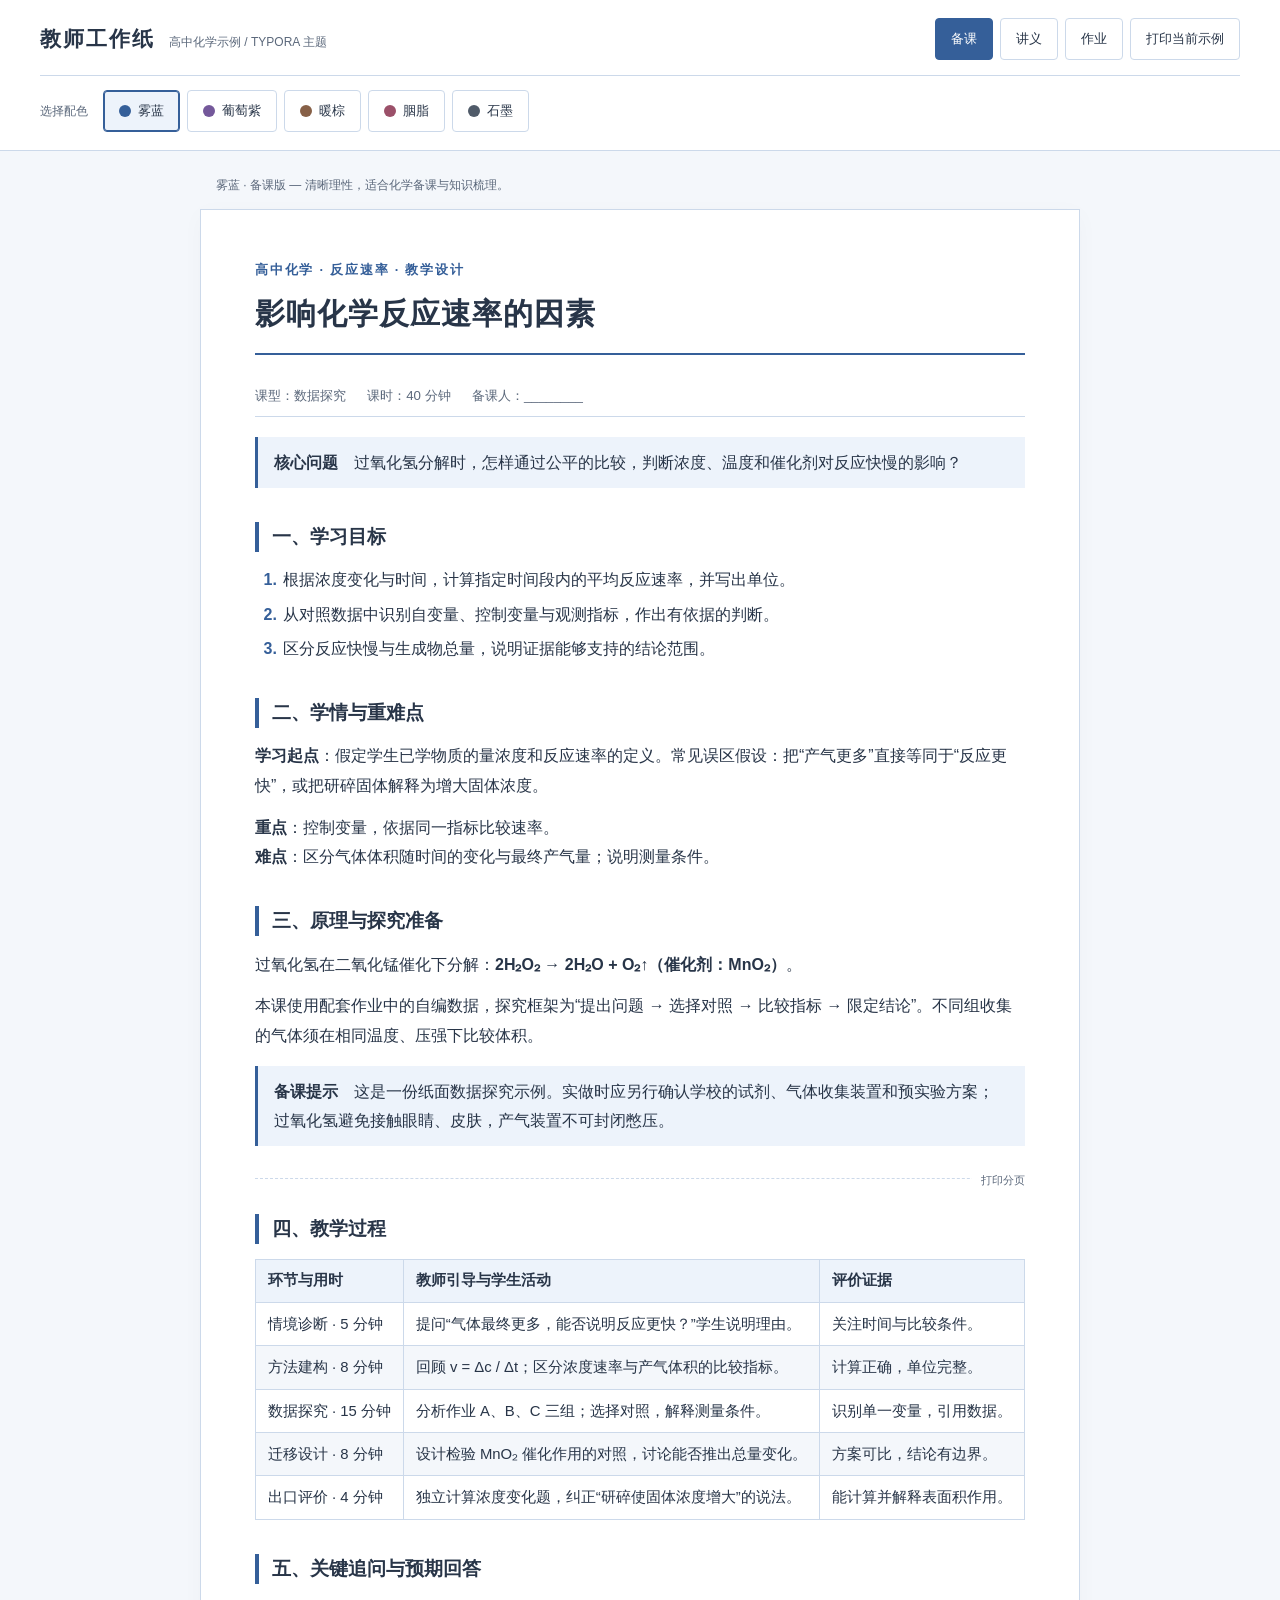
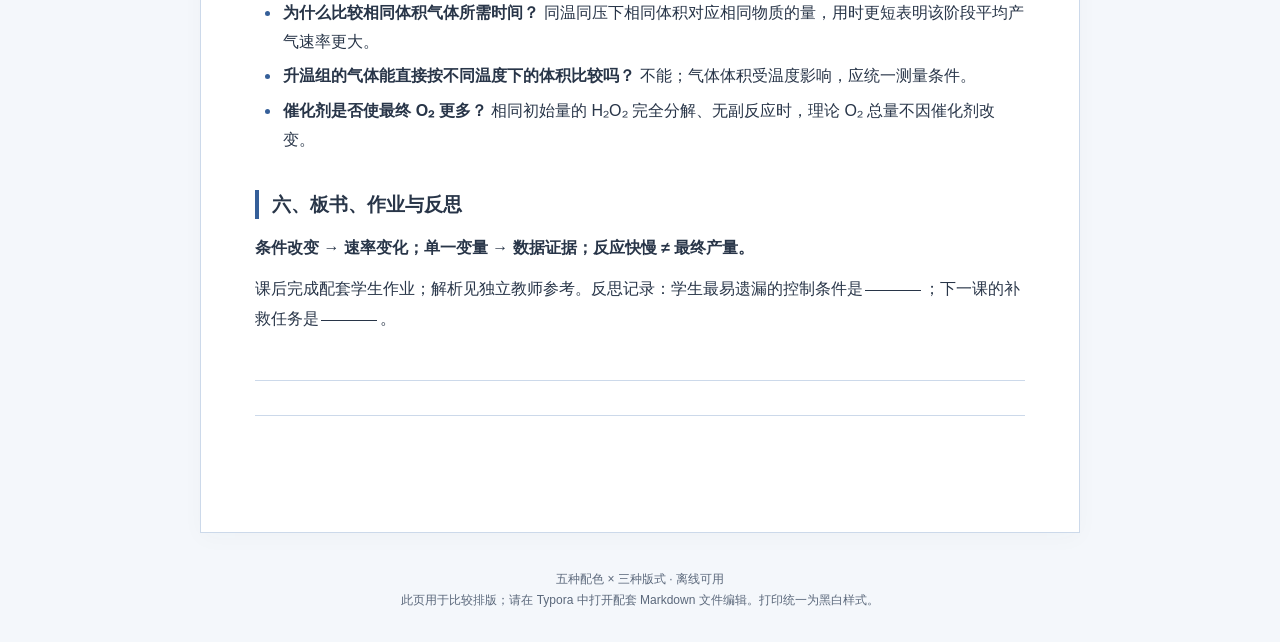
<file: index.html>
<!doctype html>
<html lang="zh-CN">
<head>
<meta charset="utf-8"><meta name="viewport" content="width=device-width,initial-scale=1">
<title>教师工作纸 · 五种配色</title>
<link id="theme" rel="stylesheet" href="themes/雾蓝备课.css">
<style>
body{margin:0;background:var(--qm-canvas)}
.preview-bar{position:sticky;top:0;z-index:10;background:#fff;border-bottom:1px solid var(--qm-rule);padding:18px 32px;font-family:"Microsoft YaHei",sans-serif}
.toolbar{display:flex;align-items:center;justify-content:space-between;gap:18px;max-width:1200px;margin:auto}
.brand{display:flex;align-items:baseline;gap:14px}.brand b{font-size:21px;letter-spacing:2px;color:var(--qm-ink)}.brand span{font-size:12px;color:var(--qm-muted)}
.controls,.palettes{display:flex;align-items:center;flex-wrap:wrap;gap:7px}
.palettes{max-width:1200px;margin:15px auto 0;padding-top:14px;border-top:1px solid var(--qm-rule)}
.palette-label{font-size:12px;color:var(--qm-muted);margin-right:8px}
button{font:inherit;font-size:13px;border:1px solid var(--qm-rule);color:var(--qm-ink);background:white;padding:8px 15px;cursor:pointer;border-radius:4px}
.controls button[aria-pressed=true]{background:var(--qm-accent);color:#fff;border-color:var(--qm-accent)}
.palettes button{display:flex;align-items:center;gap:7px}
.palettes button[aria-pressed=true]{border-color:var(--qm-accent);background:var(--qm-tint);box-shadow:inset 0 0 0 1px var(--qm-accent)}
.swatch{display:inline-block;width:12px;height:12px;border-radius:50%;background:var(--swatch)}
button:focus-visible{outline:2px solid var(--qm-accent);outline-offset:3px}
.preview-hint{max-width:880px;margin:24px auto 14px;padding:0 16px;box-sizing:border-box;font:12px/1.7 "Microsoft YaHei",sans-serif;color:var(--qm-muted)}
#write{background:#fff;margin-bottom:36px;border:1px solid var(--qm-rule);box-shadow:0 5px 22px #263c3a07}
.preview-footer{text-align:center;font:12px/1.8 "Microsoft YaHei",sans-serif;color:var(--qm-muted);padding:0 20px 30px}
@media(max-width:760px){.preview-bar{position:static;padding:16px}.toolbar{align-items:flex-start;flex-direction:column;gap:12px}.brand span{font-size:11px}.palettes{gap:6px}.palette-label{width:100%}.palettes button{padding:7px 11px}.preview-hint{margin-top:16px}#write{border-left:0;border-right:0}}
@media print{.preview-bar,.preview-hint,.preview-footer{display:none!important}body{background:#fff}#write{border:0;box-shadow:none;margin:0}}
</style>
</head>
<body>
<header class="preview-bar">
  <div class="toolbar"><div class="brand"><b>教师工作纸</b><span>高中化学示例 / TYPORA 主题</span></div>
  <nav class="controls" aria-label="文档类型"><button type="button" data-index="0" aria-pressed="true">备课</button><button type="button" data-index="1" aria-pressed="false">讲义</button><button type="button" data-index="2" aria-pressed="false">作业</button><button type="button" id="print">打印当前示例</button></nav></div>
  <nav class="palettes" aria-label="主题配色"><span class="palette-label">选择配色</span><button type="button" data-palette="0" aria-pressed="false"><span class="swatch" style="--swatch:#355f99" aria-hidden="true"></span>雾蓝</button><button type="button" data-palette="1" aria-pressed="false"><span class="swatch" style="--swatch:#74589a" aria-hidden="true"></span>葡萄紫</button><button type="button" data-palette="2" aria-pressed="false"><span class="swatch" style="--swatch:#876047" aria-hidden="true"></span>暖棕</button><button type="button" data-palette="3" aria-pressed="false"><span class="swatch" style="--swatch:#9b5069" aria-hidden="true"></span>胭脂</button><button type="button" data-palette="4" aria-pressed="false"><span class="swatch" style="--swatch:#505b69" aria-hidden="true"></span>石墨</button></nav>
</header>
<div class="preview-hint" id="hint" aria-live="polite"></div><main id="write"></main>
<footer class="preview-footer">五种配色 × 三种版式 · 离线可用<br>此页用于比较排版；请在 Typora 中打开配套 Markdown 文件编辑。打印统一为黑白样式。</footer>
<script>
const pages=["<div class=\"qm-kicker\">高中化学 · 反应速率 · 教学设计</div>\n\n<h1>影响化学反应速率的因素</h1>\n<div class=\"qm-meta\"><span>课型：数据探究</span><span>课时：40 分钟</span><span>备课人：________</span></div>\n\n<blockquote>\n<p><strong>核心问题</strong>　过氧化氢分解时，怎样通过公平的比较，判断浓度、温度和催化剂对反应快慢的影响？</p>\n</blockquote>\n<h2>一、学习目标</h2>\n<ol>\n<li>根据浓度变化与时间，计算指定时间段内的平均反应速率，并写出单位。</li>\n<li>从对照数据中识别自变量、控制变量与观测指标，作出有依据的判断。</li>\n<li>区分反应快慢与生成物总量，说明证据能够支持的结论范围。</li>\n</ol>\n<h2>二、学情与重难点</h2>\n<p><strong>学习起点</strong>：假定学生已学物质的量浓度和反应速率的定义。常见误区假设：把“产气更多”直接等同于“反应更快”，或把研碎固体解释为增大固体浓度。</p>\n<p><strong>重点</strong>：控制变量，依据同一指标比较速率。<br />\n<strong>难点</strong>：区分气体体积随时间的变化与最终产气量；说明测量条件。</p>\n<h2>三、原理与探究准备</h2>\n<p>过氧化氢在二氧化锰催化下分解：<strong>2H₂O₂ → 2H₂O + O₂↑（催化剂：MnO₂）</strong>。</p>\n<p>本课使用配套作业中的自编数据，探究框架为“提出问题 → 选择对照 → 比较指标 → 限定结论”。不同组收集的气体须在相同温度、压强下比较体积。</p>\n<blockquote>\n<p><strong>备课提示</strong>　这是一份纸面数据探究示例。实做时应另行确认学校的试剂、气体收集装置和预实验方案；过氧化氢避免接触眼睛、皮肤，产气装置不可封闭憋压。</p>\n</blockquote>\n<div class=\"qm-page-break\"></div>\n\n<h2>四、教学过程</h2>\n<table>\n<thead>\n<tr>\n<th>环节与用时</th>\n<th>教师引导与学生活动</th>\n<th>评价证据</th>\n</tr>\n</thead>\n<tbody>\n<tr>\n<td>情境诊断 · 5 分钟</td>\n<td>提问“气体最终更多，能否说明反应更快？”学生说明理由。</td>\n<td>关注时间与比较条件。</td>\n</tr>\n<tr>\n<td>方法建构 · 8 分钟</td>\n<td>回顾 v = Δc / Δt；区分浓度速率与产气体积的比较指标。</td>\n<td>计算正确，单位完整。</td>\n</tr>\n<tr>\n<td>数据探究 · 15 分钟</td>\n<td>分析作业 A、B、C 三组；选择对照，解释测量条件。</td>\n<td>识别单一变量，引用数据。</td>\n</tr>\n<tr>\n<td>迁移设计 · 8 分钟</td>\n<td>设计检验 MnO₂ 催化作用的对照，讨论能否推出总量变化。</td>\n<td>方案可比，结论有边界。</td>\n</tr>\n<tr>\n<td>出口评价 · 4 分钟</td>\n<td>独立计算浓度变化题，纠正“研碎使固体浓度增大”的说法。</td>\n<td>能计算并解释表面积作用。</td>\n</tr>\n</tbody>\n</table>\n<h2>五、关键追问与预期回答</h2>\n<ul>\n<li><strong>为什么比较相同体积气体所需时间？</strong> 同温同压下相同体积对应相同物质的量，用时更短表明该阶段平均产气速率更大。</li>\n<li><strong>升温组的气体能直接按不同温度下的体积比较吗？</strong> 不能；气体体积受温度影响，应统一测量条件。</li>\n<li><strong>催化剂是否使最终 O₂ 更多？</strong> 相同初始量的 H₂O₂ 完全分解、无副反应时，理论 O₂ 总量不因催化剂改变。</li>\n</ul>\n<h2>六、板书、作业与反思</h2>\n<p><strong>条件改变 → 速率变化；单一变量 → 数据证据；反应快慢 ≠ 最终产量。</strong></p>\n<p>课后完成配套学生作业；解析见独立教师参考。反思记录：学生最易遗漏的控制条件是<span class=\"qm-blank\">　　</span>；下一课的补救任务是<span class=\"qm-blank\">　　</span>。</p>\n<div class=\"qm-lines\"><div></div><div></div></div>", "<div class=\"qm-kicker\">高中化学 · 反应速率 · 学习讲义</div>\n\n<h1>从反应条件到数据证据</h1>\n<div class=\"qm-meta\"><span>主题：化学反应速率</span><span>班级：________</span><span>姓名：________</span></div>\n\n<blockquote>\n<p><strong>学习目标</strong>　会计算平均速率，会选择对照组，会区分反应快慢与生成物总量。</p>\n</blockquote>\n<h2>一、平均反应速率怎么表示</h2>\n<p>用反应物 A 表示：<strong>v(A) = [c₀(A) − cₜ(A)] / Δt</strong>，取正值；常用单位为 mol·L⁻¹·s⁻¹。它描述指定时间段的平均快慢。</p>\n<p><strong>例题</strong>：恒容溶液中，20 s 内 H₂O₂ 的浓度由 0.80 mol·L⁻¹ 降到 0.60 mol·L⁻¹，则 v(H₂O₂) = (0.80 − 0.60) / 20 = <strong>0.010 mol·L⁻¹·s⁻¹</strong>。</p>\n<h2>二、哪些条件会影响反应速率</h2>\n<table>\n<thead>\n<tr>\n<th>条件变化</th>\n<th>常见影响与适用说明</th>\n</tr>\n</thead>\n<tbody>\n<tr>\n<td>增大反应物浓度</td>\n<td>其他条件相同时，通常使反应速率增大。</td>\n</tr>\n<tr>\n<td>升高温度</td>\n<td>其他条件相同时，通常使反应速率增大。</td>\n</tr>\n<tr>\n<td>加入合适的催化剂</td>\n<td>可加快反应；催化剂的质量和化学性质在反应前后不变。</td>\n</tr>\n<tr>\n<td>增大固体接触面积</td>\n<td>对有固体参与的反应，研碎通常有利于加快反应；不是增大固体浓度。</td>\n</tr>\n</tbody>\n</table>\n<h2>三、怎样用产气数据比较</h2>\n<p>研究反应：<strong>2H₂O₂ → 2H₂O + O₂↑（催化剂：MnO₂）</strong>。</p>\n<p>可比较相同时间内收集的 O₂ 体积，或收集相同体积 O₂ 所需的时间。须保证气体的测量温度、压强一致，并控制漏气等干扰。</p>\n<blockquote>\n<p><strong>易错提醒</strong>　ΔV(O₂) / Δt 的单位可为 mL·s⁻¹，它是平均产气体积速率，不能直接写成 mol·L⁻¹·s⁻¹。短时产气较多，也不能直接推断最终产量较大。</p>\n</blockquote>\n<h2>四、当堂自检</h2>\n<p>相同量的 H₂O₂ 在有、无 MnO₂ 两种条件下均完全分解且无副反应。理论 O₂ 总量是否相同？哪些条件影响达到终点所需的时间？</p>\n<div class=\"qm-lines\"><div></div><div></div></div>", "<div class=\"qm-kicker\">高中化学 · 反应速率 · 学生作业 / 第 1 页</div>\n\n<h1>影响化学反应速率的因素</h1>\n<div class=\"qm-meta\"><span>班级：________</span><span>姓名：________</span><span>日期：____月____日</span><span>建议用时：20 分钟</span></div>\n\n<h2>一、基础巩固</h2>\n<p><strong>1. 单选。</strong> 下列说法正确的是（　　）。</p>\n<p>A. 催化剂总能增大反应完全进行后生成物的理论总量。<br />\nB. 其他条件相同时，升高温度通常能加快化学反应。<br />\nC. 将固体研碎能加快反应，是因为固体浓度增大。<br />\nD. 只要最终生成的气体更多，就能说明反应速率更大。</p>\n<p><strong>2. 计算。</strong> 恒容溶液中，H₂O₂ 的浓度在 20 s 内由 0.80 mol·L⁻¹ 降至 0.60 mol·L⁻¹。写出该时间段 v(H₂O₂) 的计算式、结果与单位。</p>\n<div class=\"qm-lines\"><div></div></div>\n\n<h2>二、控制变量与数据分析</h2>\n<p>研究 H₂O₂ 分解：2H₂O₂ → 2H₂O + O₂↑（催化剂：MnO₂）。各组初始溶液体积均为 20.0 mL；MnO₂ 的质量、颗粒大小及装置相同。<strong>下表为自编示例数据</strong>，气体体积均换算至相同温度、压强，忽略漏气和溶解损失。</p>\n<table>\n<thead>\n<tr>\n<th>组别</th>\n<th>初始 c(H₂O₂) / (mol·L⁻¹)</th>\n<th>反应温度 / ℃</th>\n<th>收集 20.0 mL O₂ 用时 / s</th>\n</tr>\n</thead>\n<tbody>\n<tr>\n<td>A</td>\n<td>0.50</td>\n<td>25</td>\n<td>60</td>\n</tr>\n<tr>\n<td>B</td>\n<td>1.00</td>\n<td>25</td>\n<td>30</td>\n</tr>\n<tr>\n<td>C</td>\n<td>0.50</td>\n<td>35</td>\n<td>40</td>\n</tr>\n</tbody>\n</table>\n<p><strong>3.</strong> 研究浓度影响应比较哪两组？这两组从开始至收集 20.0 mL O₂ 的平均产气体积速率之比是多少（按组别字母顺序）？</p>\n<div class=\"qm-lines\"><div></div><div></div></div>\n\n<p><strong>4.</strong> A、C 两组支持什么结论？能否仅据表中时间数据断言 C 组最终生成的 O₂ 更多？说明理由。</p>\n<div class=\"qm-lines\"><div></div><div></div></div>\n\n<div class=\"qm-page-break\"></div>\n\n<div class=\"qm-kicker\">高中化学 · 反应速率 · 学生作业 / 第 2 页</div>\n\n<h2>三、迁移：检验催化剂的作用</h2>\n<p><strong>5.</strong> 若要判断 MnO₂ 是否加快 H₂O₂ 分解，请设计有、无 MnO₂ 的对照方案。本题仅作纸面设计，实际操作另按教师确认的方案开展。</p>\n<table class=\"qm-planning\">\n<thead><tr><th>方案项目</th><th>我的设计</th></tr></thead>\n<tbody>\n<tr><td>自变量与对照设置</td><td></td></tr>\n<tr><td>至少三个控制条件</td><td></td></tr>\n<tr><td>观测指标与比较方法</td><td></td></tr>\n<tr><td>一种干扰及改进方法</td><td></td></tr>\n</tbody>\n</table>\n\n<p>补充说明：两组初始 H₂O₂ 的物质的量相同，最终均完全分解且无副反应。理论 O₂ 总量有何关系？请用化学方程式说明。</p>\n<div class=\"qm-answer\"></div>\n\n<h2>四、订正与自评</h2>\n<p><strong>我能做到</strong>：□ 写全速率单位　□ 选择有效对照　□ 区分快慢与总量</p>\n<p>本次的易错点与订正：</p>\n<div class=\"qm-lines\"><div></div><div></div></div>\n\n<p>教师反馈：</p>\n<div class=\"qm-lines\"><div></div></div>"];
const palettes=[{"name": "雾蓝", "accent": "#355f99", "ink": "#283548", "muted": "#5b687b", "tint": "#edf3fb", "rule": "#ccd9ea", "canvas": "#f4f7fb", "selection": "#d5e2f4", "description": "清晰理性，适合化学备课与知识梳理。"}, {"name": "葡萄紫", "accent": "#74589a", "ink": "#372d46", "muted": "#6c617b", "tint": "#f3eff8", "rule": "#ddd3e8", "canvas": "#f8f6fb", "selection": "#e3d8ef", "description": "柔和沉静，适合长时间阅读与讲义。"}, {"name": "暖棕", "accent": "#876047", "ink": "#44342a", "muted": "#786757", "tint": "#f7f0e8", "rule": "#e3d5c6", "canvas": "#faf7f2", "selection": "#ebddcc", "description": "温暖纸感，适合教案与教学反思。"}, {"name": "胭脂", "accent": "#9b5069", "ink": "#442e36", "muted": "#7a626c", "tint": "#fbf0f3", "rule": "#ebd3dc", "canvas": "#fcf7f8", "selection": "#f1d6e0", "description": "重点鲜明，适合例题、讲评与复习材料。"}, {"name": "石墨", "accent": "#505b69", "ink": "#303842", "muted": "#64707e", "tint": "#f0f3f6", "rule": "#d5dce4", "canvas": "#f6f7f9", "selection": "#dce3eb", "description": "简洁克制，适合作业、试题和正式文档。"}];
const modes=['备课','讲义','作业'];
let currentMode=0,currentPalette=0;
function select(mode=currentMode,palette=currentPalette){
  currentMode=mode;currentPalette=palette;
  document.getElementById('theme').href='themes/'+palettes[palette].name+modes[mode]+'.css';
  document.getElementById('write').innerHTML=pages[mode];
  document.getElementById('hint').textContent=palettes[palette].name+' · '+modes[mode]+'版 — '+palettes[palette].description;
  document.querySelectorAll('[data-index]').forEach(b=>b.setAttribute('aria-pressed',String(Number(b.dataset.index)===mode)));
  document.querySelectorAll('[data-palette]').forEach(b=>b.setAttribute('aria-pressed',String(Number(b.dataset.palette)===palette)));
}
document.querySelectorAll('[data-index]').forEach(b=>b.addEventListener('click',()=>select(Number(b.dataset.index))));
document.querySelectorAll('[data-palette]').forEach(b=>b.addEventListener('click',()=>select(currentMode,Number(b.dataset.palette))));
document.getElementById('print').addEventListener('click',()=>window.print());select();
</script>
</body></html>
</file>
<file: themes/雾蓝备课.css>
/* 教师工作纸 · 多配色 v1.1 | MIT License
 * 独立主题，无网络字体、图片或脚本依赖。
 * 自定义：优先修改下方 :root 中的 qm 变量。
 */
:root {
  --qm-paper: #ffffff;
  --qm-canvas: #f5f7f6;
  --qm-ink: #263c3a;
  --qm-muted: #586c67;
  --qm-accent: #24736b;
  --qm-tint: #edf5f2;
  --qm-rule: #cddad6;
  --qm-body: "Microsoft YaHei", "PingFang SC", "Noto Sans CJK SC", sans-serif;
  --qm-heading: "Microsoft YaHei UI", "PingFang SC", "Microsoft YaHei", sans-serif;
  --qm-mono: Consolas, "SFMono-Regular", monospace;
  --qm-size: 16px;
  --qm-leading: 1.85;
  --qm-paragraph: .75em;
  --qm-section: 1.8em;
  --qm-width: 880px;
  --qm-print-size: 10.5pt;
  --qm-print-leading: 1.65;
  --bg-color: var(--qm-paper);
  --text-color: var(--qm-ink);
  --primary-color: var(--qm-accent);
  --side-bar-bg-color: var(--qm-canvas);
  --control-text-color: var(--qm-muted);
  --active-file-bg-color: var(--qm-tint);
  --active-file-text-color: var(--qm-accent);
  --active-file-border-color: var(--qm-accent);
  --item-hover-bg-color: var(--qm-tint);
  --item-hover-text-color: var(--qm-ink);
  --select-text-bg-color: var(--qm-selection, #cde7dd);
  --select-text-font-color: var(--qm-ink);
  --window-border: 1px solid var(--qm-rule);
  --monospace: var(--qm-mono);
}
:root { --qm-size: 16px; --qm-leading: 1.85; --qm-section: 1.8em; }
:root { --qm-accent: #355f99; --qm-ink: #283548; --qm-muted: #5b687b; --qm-tint: #edf3fb; --qm-rule: #ccd9ea; --qm-canvas: #f4f7fb; --qm-selection: #d5e2f4; }
html { font-size: var(--qm-size); -webkit-font-smoothing: antialiased; }
body { font-family: var(--qm-body); color: var(--qm-ink); background: var(--qm-paper); line-height: var(--qm-leading); }
#write { box-sizing: border-box; max-width: var(--qm-width); margin: 0 auto; padding: 48px 54px 100px; font-size: var(--qm-size); line-height: var(--qm-leading); overflow-wrap: break-word; }
#write p { margin: var(--qm-paragraph) 0; }
#write h1, #write h2, #write h3, #write h4, #write h5, #write h6 { font-family: var(--qm-heading); font-weight: 700; line-height: 1.45; color: var(--qm-ink); break-after: avoid; page-break-after: avoid; }
#write h1 { font-size: 1.85em; letter-spacing: .035em; margin: .35em 0 .7em; padding: 0 0 .6em; border-bottom: 2px solid var(--qm-accent); }
#write h2 { font-size: 1.2em; margin: var(--qm-section) 0 .7em; padding: .05em 0 .05em .7em; border-left: 4px solid var(--qm-accent); }
#write h3 { font-size: 1.05em; margin: 1.35em 0 .45em; }
#write h4, #write h5, #write h6 { font-size: 1em; margin: 1.1em 0 .4em; }
#write h5, #write h6 { color: var(--qm-muted); }
#write strong { font-weight: 700; color: var(--qm-ink); }
#write a { color: var(--qm-accent); text-decoration: underline; text-underline-offset: 3px; }
#write a:focus-visible { outline: 2px solid var(--qm-accent); outline-offset: 3px; }
#write mark { background: #f3edce; color: var(--qm-ink); padding: .05em .18em; }
#write hr { height: 0; border: 0; border-top: 1px solid var(--qm-rule); margin: 1.6em 0; }
#write ul, #write ol { margin: .6em 0; padding-left: 1.65em; }
#write li { margin: .3em 0; padding-left: .12em; }
#write li > p { margin: .25em 0; }
#write li > ul, #write li > ol { margin: .25em 0; }
#write li::marker { color: var(--qm-accent); font-weight: 600; }
#write .md-task-list-item > input { accent-color: var(--qm-accent); }
#write blockquote { margin: 1em 0; padding: .65em 1em; color: var(--qm-ink); background: var(--qm-tint); border: 0; border-left: 3px solid var(--qm-accent); }
#write blockquote > :first-child { margin-top: 0; }
#write blockquote > :last-child { margin-bottom: 0; }
#write table { width: 100%; border-collapse: collapse; border-spacing: 0; margin: 1em 0; font-size: .93em; line-height: 1.65; }
#write th, #write td { padding: .6em .8em; border: 1px solid var(--qm-rule); vertical-align: top; overflow-wrap: break-word; }
#write th { background: var(--qm-tint); color: var(--qm-ink); font-family: var(--qm-heading); font-weight: 700; text-align: left; }
#write tbody tr:nth-child(even) { background: var(--qm-canvas); }
#write code, #write .md-fences, #write pre { font-family: var(--qm-mono); font-size: .9em; }
#write code { padding: .12em .3em; background: var(--qm-tint); border-radius: 3px; color: var(--qm-accent); }
#write pre, #write .md-fences { margin: 1em 0; padding: 1em; background: var(--qm-canvas); border: 1px solid var(--qm-rule); border-radius: 4px; line-height: 1.6; }
#write pre code { padding: 0; background: none; color: inherit; font-size: 1em; }
#write img, #write video, #write svg { max-width: 100%; }
#write img { height: auto; }
#write figure { margin: 1.2em 0; text-align: center; }
#write figcaption { margin-top: .5em; font-size: .85em; color: var(--qm-muted); }
#write .md-math-block { padding: .5em 0; overflow-x: auto; }
#write .md-toc { padding: .9em 1.2em; background: var(--qm-canvas); border: 1px solid var(--qm-rule); }
#write .md-toc-content { margin: 0; }
#write .footnotes { font-size: .85em; color: var(--qm-muted); border-top: 1px solid var(--qm-rule); margin-top: 2em; }
#write .md-meta-block { font-family: var(--qm-mono); font-size: .85em; color: var(--qm-muted); background: var(--qm-canvas); padding: 1em; }
#write .md-comment { color: var(--qm-muted); }
/* 可选的教学组件。在 Markdown 中直接插入 HTML 即可。 */
#write .qm-kicker { color: var(--qm-accent); font-family: var(--qm-heading); font-size: .8em; font-weight: 700; letter-spacing: .14em; margin: 0 0 .7em; }
#write .qm-meta { display: flex; flex-wrap: wrap; gap: .5em 1.6em; margin: .8em 0 1.5em; padding: .6em 0; border-bottom: 1px solid var(--qm-rule); color: var(--qm-muted); font-family: var(--qm-heading); font-size: .83em; }
#write .qm-note { padding: .8em 1em; margin: 1em 0; background: var(--qm-tint); border-left: 3px solid var(--qm-accent); }
#write .qm-answer { --qm-answer-height: 30mm; min-height: var(--qm-answer-height); box-sizing: border-box; margin: .4em 0 1em; border: 1px solid var(--qm-rule); border-radius: 2px; }
#write .qm-answer.small { --qm-answer-height: 18mm; }
#write .qm-answer.large { --qm-answer-height: 48mm; }
#write .qm-lines { margin: .4em 0 1em; }
#write .qm-lines > div { height: 9mm; border-bottom: 1px solid var(--qm-rule); }
#write .qm-blank { display: inline-block; min-width: 3.5em; height: 1em; margin: 0 .15em; border-bottom: 1px solid currentColor; vertical-align: baseline; }
#write table.qm-planning { table-layout: fixed; }
#write table.qm-planning th:first-child { width: 32%; }
#write table.qm-planning td { height: 12mm; }
#write .qm-question { break-inside: avoid; page-break-inside: avoid; }
#write .qm-page-break { height: 0; border-top: 1px dashed var(--qm-rule); margin: 2em 0; position: relative; }
@media screen {
  #write .qm-page-break::after { content: "打印分页"; position: absolute; top: -.85em; right: 0; padding-left: .8em; background: var(--qm-paper); color: var(--qm-muted); font-family: var(--qm-heading); font-size: 11px; }
}
/* Typora 的侧栏与编辑控件：沿用应用布局，只调整配色与字形。 */
#typora-sidebar { font-family: var(--qm-heading); color: var(--qm-muted); }
.sidebar-tabs { border-bottom: 1px solid var(--qm-rule); }
.sidebar-tab.active, .outline-active { color: var(--qm-accent); }
.file-list-item.active { border-left-color: var(--qm-accent); }
.cm-s-inner .cm-header, .cm-s-inner .cm-link { color: var(--qm-accent); }
.cm-s-inner .cm-comment { color: var(--qm-muted); }
#typora-source .CodeMirror-lines { max-width: var(--qm-width); margin: 0 auto; }
@media screen and (max-width: 640px) {
  #write { padding: 24px 20px 64px; }
  #write h1 { font-size: 1.6em; }
  #write th, #write td { padding: .45em; }
  #write .qm-meta { gap: .4em 1em; }
}
/* A4：导出对话框的纸型、边距设置也会影响最终结果。 */
@page { size: A4; margin: 17mm 17mm 18mm; }
@media print {
  :root { --qm-ink: #111111; --qm-muted: #333333; --qm-accent: #222222; --qm-rule: #9c9c9c; --qm-tint: #ffffff; }
  html, body { background: #fff !important; color: #111 !important; font-size: var(--qm-print-size); }
  #write { width: auto; max-width: none; margin: 0; padding: 0 !important; font-family: "SimSun", "Songti SC", "Noto Serif CJK SC", serif; font-size: var(--qm-print-size); line-height: var(--qm-print-leading); }
  #write h1 { font-size: 19pt; margin-top: 0; padding-bottom: .45em; }
  #write h2 { font-size: 12.5pt; margin-top: 1.2em; border-left-width: 2pt; }
  #write h3 { font-size: 11pt; }
  #write p, #write li { orphans: 2; widows: 2; }
  #write a { color: #111; text-decoration: underline; }
  #write blockquote, #write .qm-note { border: 1px solid #aaa; border-left: 2pt solid #444; background: #fff !important; }
  /* Chromium can clip a collapsed border exactly at the printable area's edge.
     Reserve two CSS pixels so the full right stroke stays inside that area. */
  #write table { box-sizing: border-box; width: calc(100% - 2px); max-width: calc(100% - 2px); font-size: .92em; }
  #write table thead { display: table-header-group; }
  #write table tr { break-inside: avoid; page-break-inside: avoid; }
  #write th, #write td { padding: .45em .55em; background: #fff !important; }
  #write img, #write figure, #write .md-math-block, #write .qm-meta, #write .qm-answer, #write .qm-lines { break-inside: avoid; page-break-inside: avoid; }
  #write .qm-answer, #write .qm-lines > div { border-color: #888; }
  #write .qm-meta { color: #333; margin-bottom: 1em; }
  #write pre, #write .md-fences { background: #fff; border-color: #aaa; white-space: pre-wrap; overflow-wrap: anywhere; }
  #write code, #write mark { background: #fff; color: #111; }
  #write mark { text-decoration: underline; }
  #write .qm-page-break { display: block; break-before: page; page-break-before: always; margin: 0; padding: 0; border: 0; height: 0; }
  #write .qm-page-break::after { content: none; }
}
</file>
